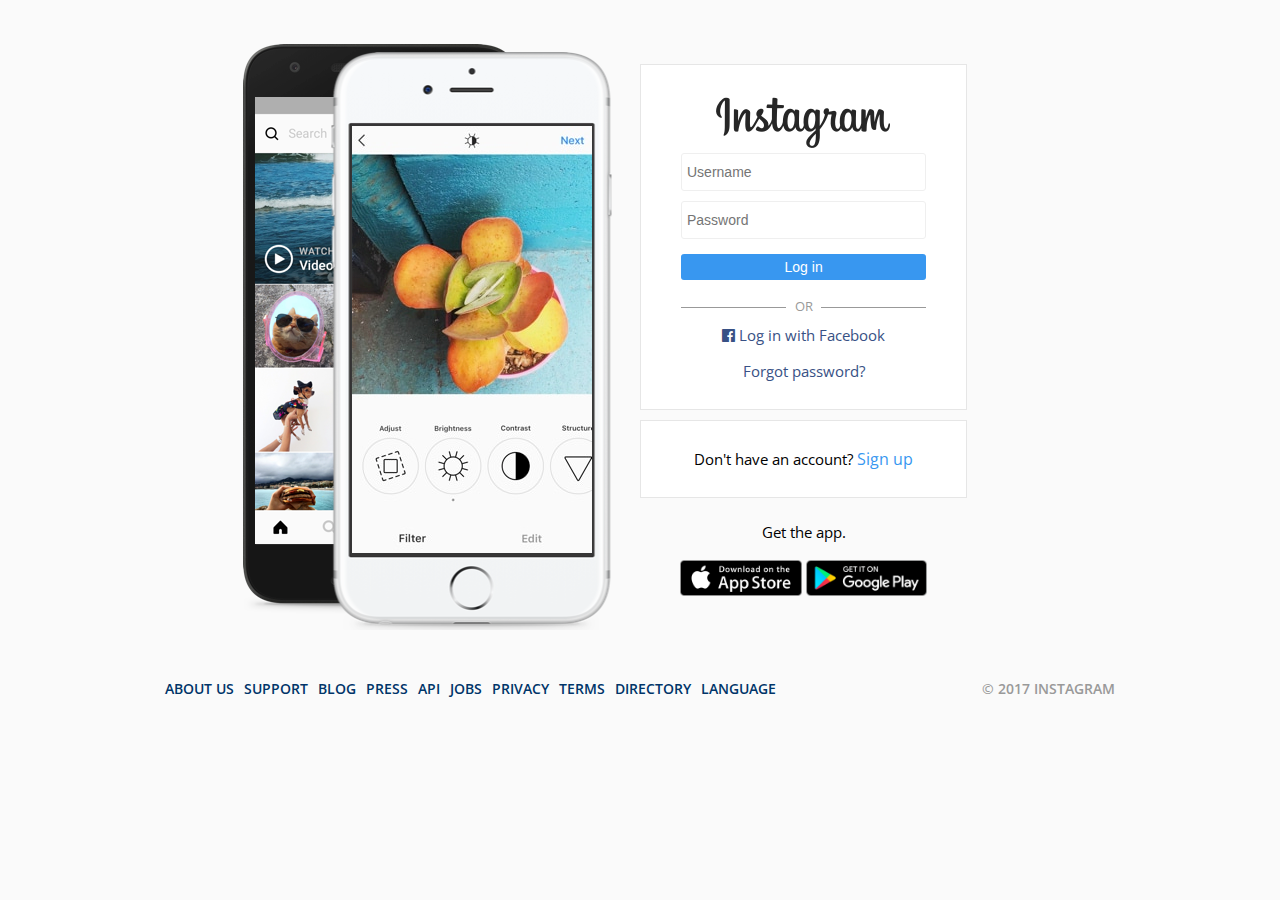
<file: index.html>
<!DOCTYPE html>
<html lang="en">

<head>
  <meta charset="utf-8" />
  <meta name="viewport" content="width=device-width , initial-scale=1.0, user-scalable=no" />
  <title>instagram</title>
  <link rel="stylesheet" href="https://maxcdn.bootstrapcdn.com/font-awesome/4.7.0/css/font-awesome.min.css" />
  <link rel="shortcut icon" href="images/favicon.ico" />
  <link rel="stylesheet" href="css/style.css">
</head>

<body class="body__index">
  <main class="login">
    <div class="login__column--left">
      <img src="images/phoneImage.png" class="login__thumb--phone-image" />
    </div>
    <div class="login__column--right login__loging">
      <div class="login__box">
        <img src="images/logoLogin.png" class="login__logo" />
        <form action="feed.html" method="get">
          <input type="email" name="user" placeholder="Username" required />
          <input type="password" name="pass" placeholder="Password" required />
          <input type="submit" value="Log in" />
        </form>
        <span class="login__divider">OR</span>
        <a href="#" class="login__fb--link">
          <i class="fa fa-facebook-official" aria-hidden="true"></i>
          Log in with Facebook
        </a>
        <a href="#" class="login__link login__link--ask">Forgot password?</a>
      </div>
      <div class="login__box">
        <span class="login__text">Don't have an account?</span>
        <a href="#" class="login__link login__Link--blue">Sign up</a>
      </div>
      <div class="login__box login__box--transparent">
        <span class="login__text">Get the app.</span>
        <div class="login__appstores">
          <img src="images/ios.png" class="login__appstore" />
          <img src="images/android.png" class="login__appstore" />
        </div>
      </div>
    </div>
  </main>
  <footer class="footer">
    <nav class="footer__nav">
      <ul class="footer__list">
        <li class="footer__list--item"><a href="#" class="footer__link">ABOUT US</a></li>
        <li class="footer__list--item"><a href="#" class="footer__link">SUPPORT</a></li>
        <li class="footer__list--item"><a href="#" class="footer__link">BLOG</a></li>
        <li class="footer__list--item"><a href="#" class="footer__link">PRESS</a></li>
        <li class="footer__list--item"><a href="#" class="footer__link">API</a></li>
        <li class="footer__list--item"><a href="#" class="footer__link">JOBS</a></li>
        <li class="footer__list--item"><a href="#" class="footer__link">PRIVACY</a></li>
        <li class="footer__list--item"><a href="#" class="footer__link">TERMS</a></li>
        <li class="footer__list--item"><a href="#" class="footer__link">DIRECTORY</a></li>
        <li class="footer__list--item"><a href="#" class="footer__link">LANGUAGE</a></li>
      </ul>
    </nav>
    <span class="footer__copy">© 2017 INSTAGRAM</span>
  </footer>
  <script src="http://code.jquery.com/jquery-3.2.1.min.js" integrity="sha256-hwg4gsxgFZhOsEEamdOYGBf13FyQuiTwlAQgxVSNgt4=" crossorigin="anonymous"></script>
  <script src="js/app.js"></script>
</body>

</html>
</file>
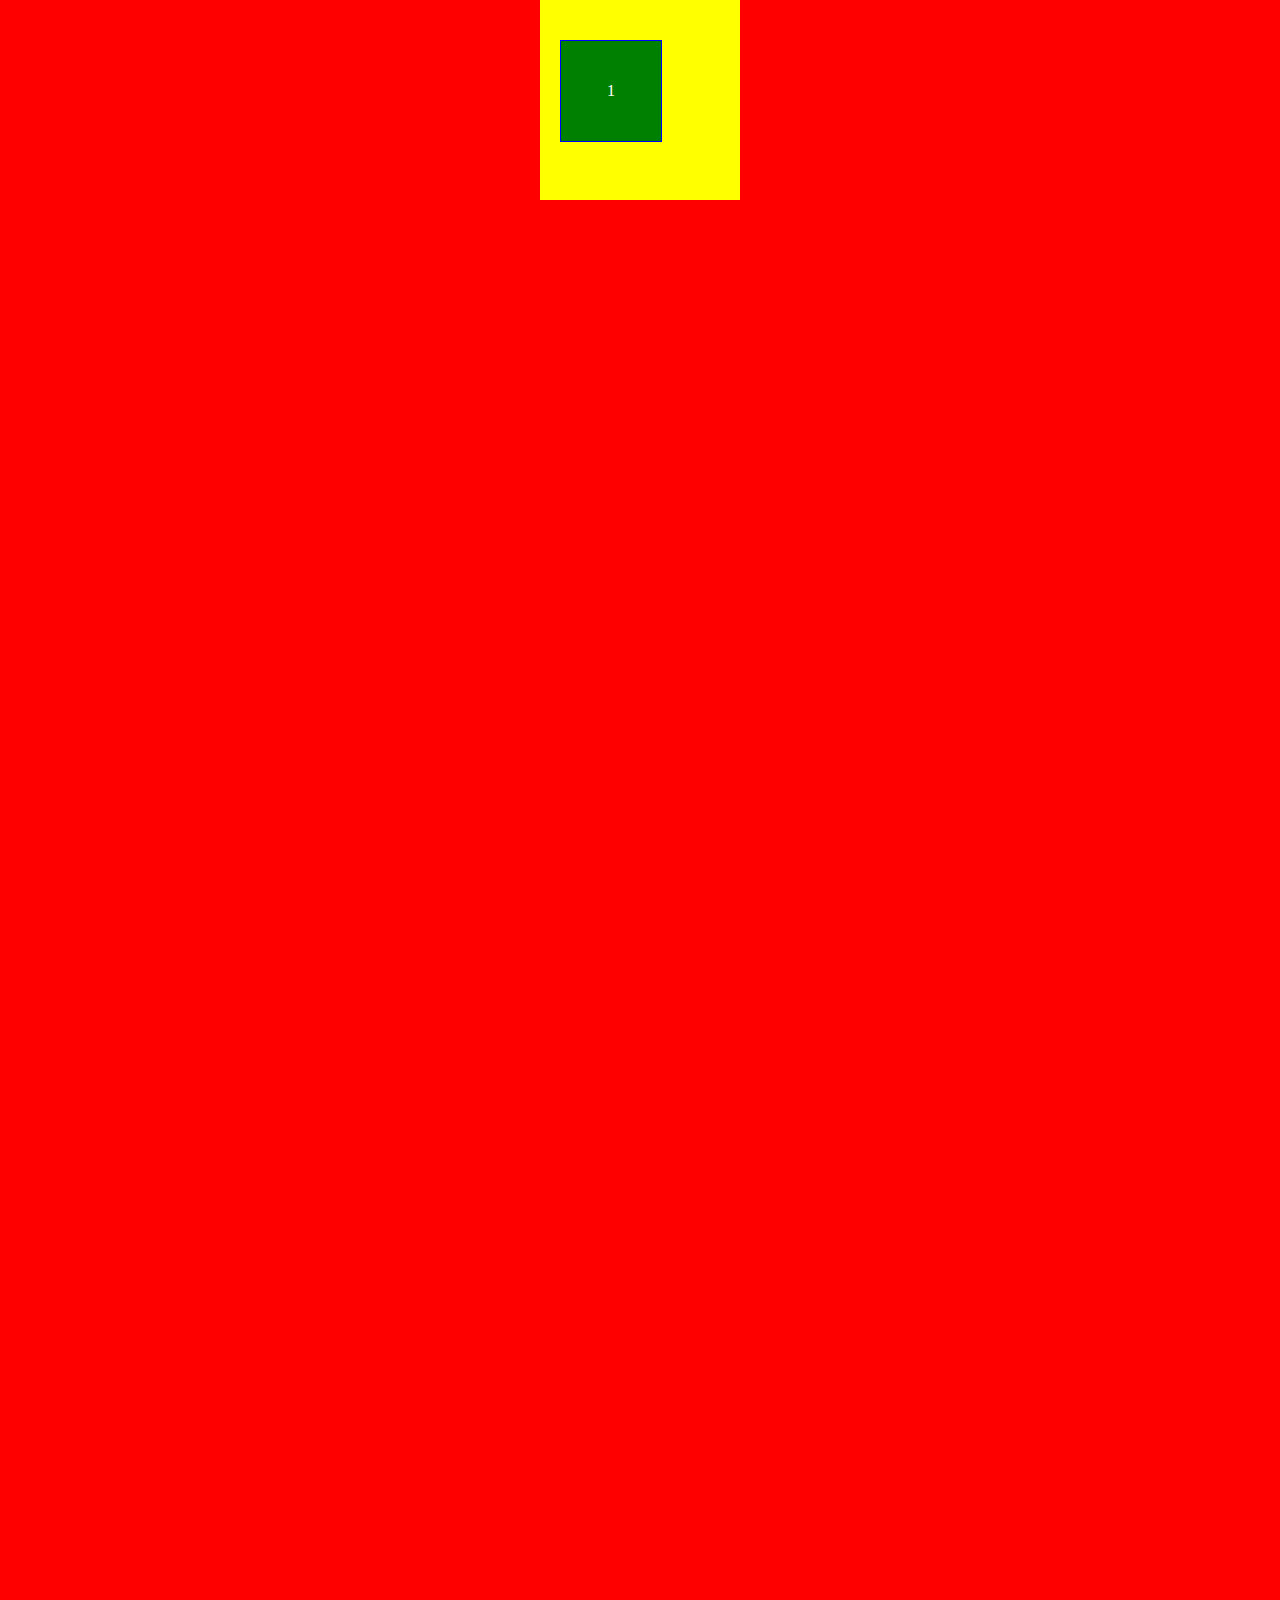
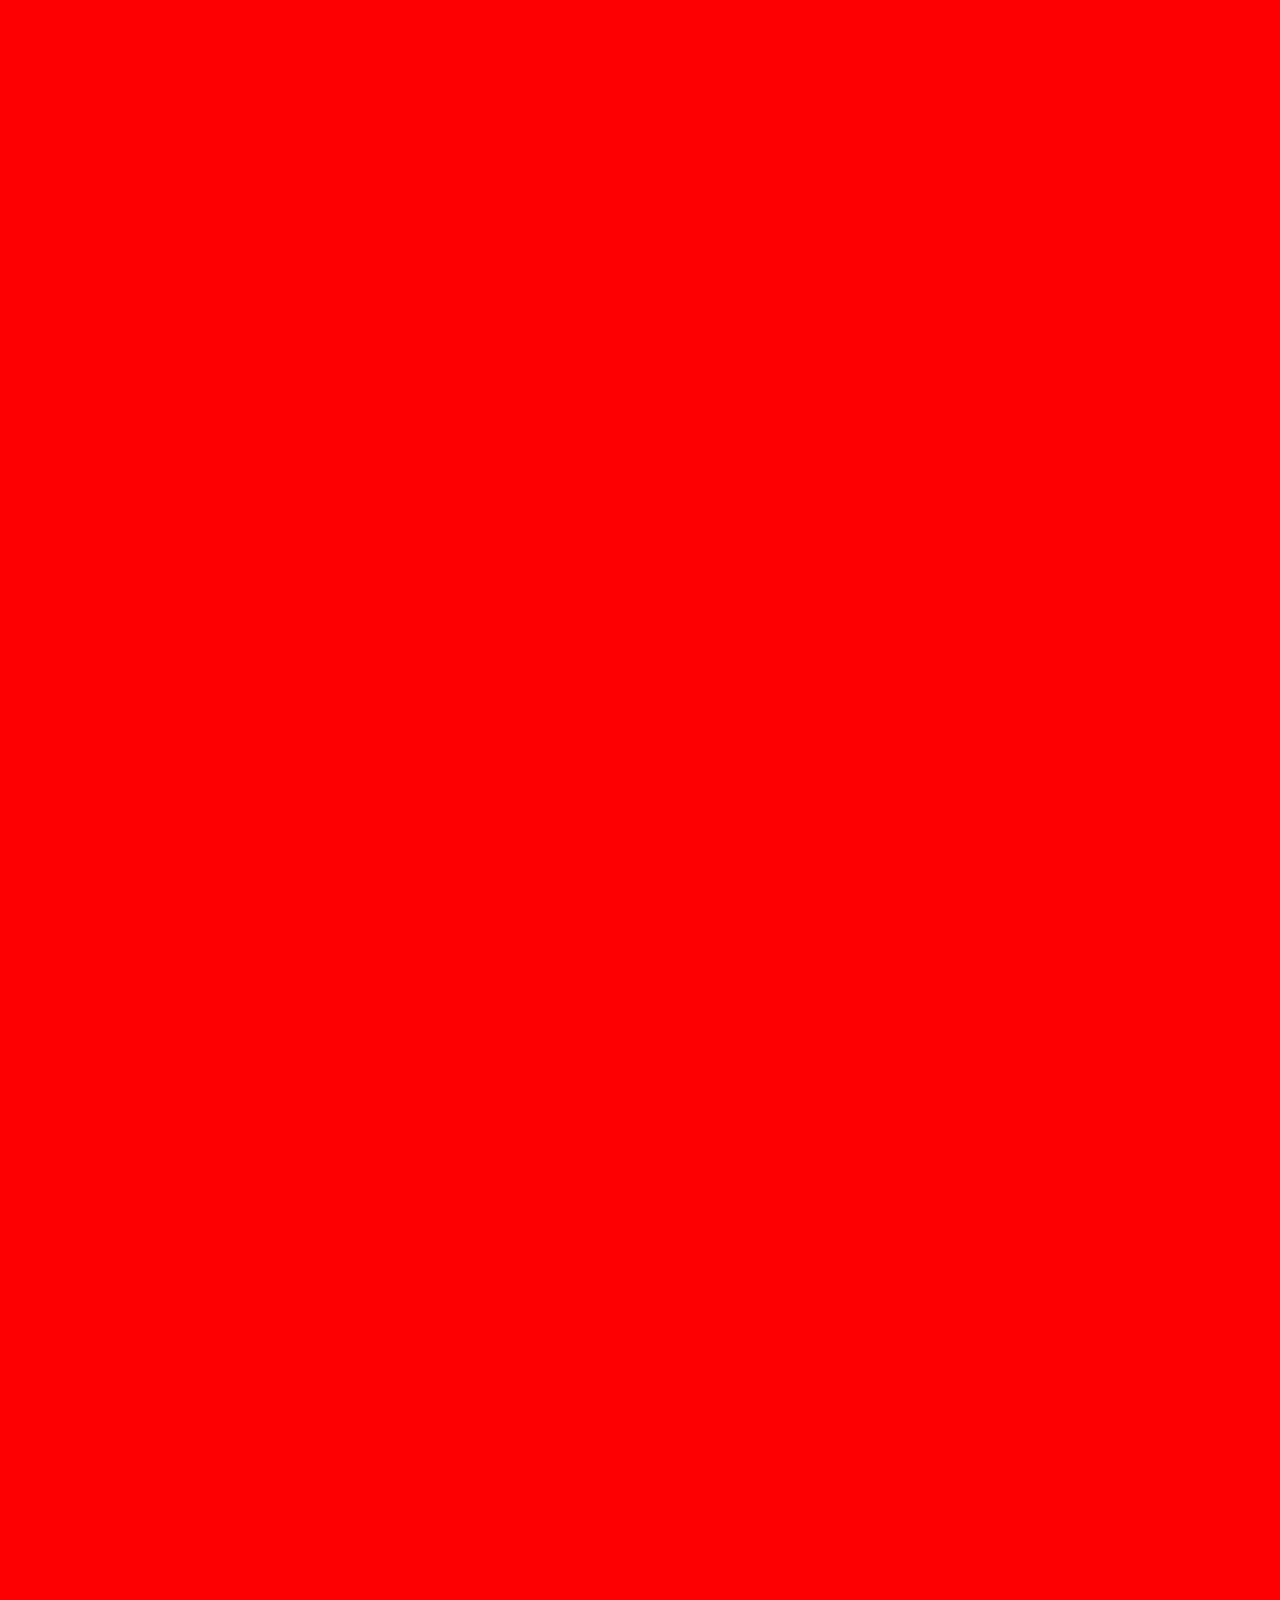
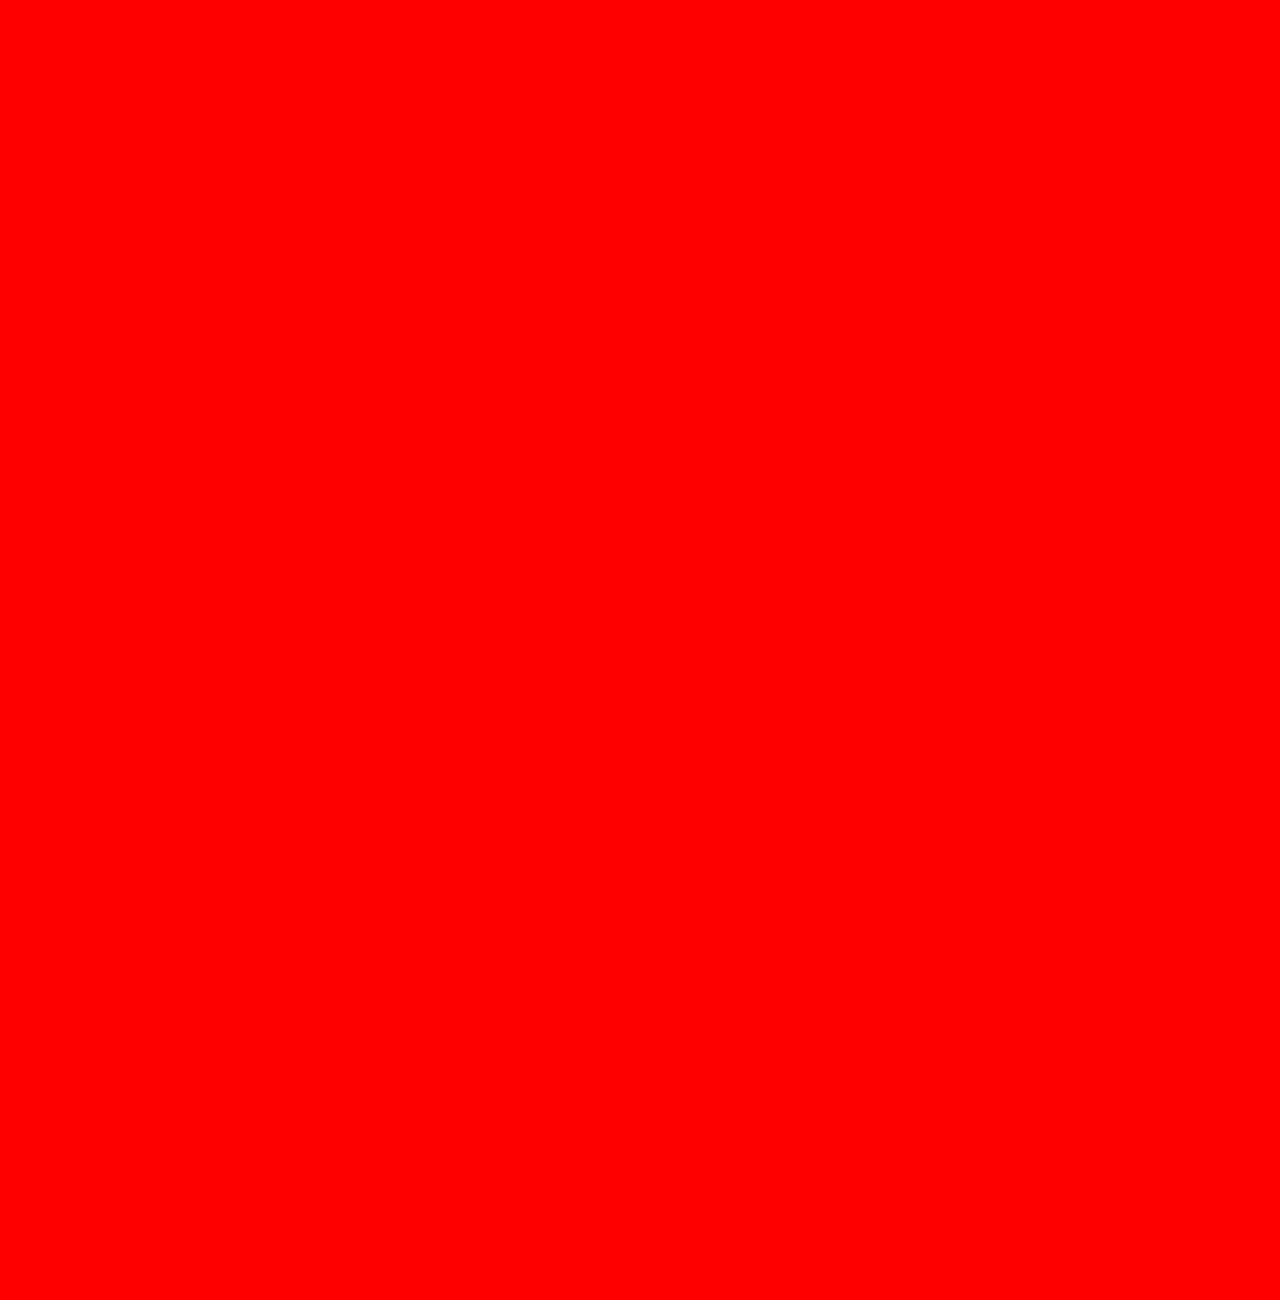
<file: css-example.html>
<!DOCTYPE html>
<html lang="en">

<head>
  <meta charset="UTF-8">
  <meta name="viewport" content="width=device-width, initial-scale=1.0">
  <meta http-equiv="X-UA-Compatible" content="ie=edge">
  <title>CSS Practice</title>
  <style>
    html,
    body {
      margin: 0;
      padding: 0;
    }

    html {
      height: 100%;
    }

    body {
      background-color: red;
      height: 500%;
      display: flex;
      justify-content: space-around;
      align-items: flex-start;
      flex-wrap: wrap;
    }

    .box {
      background-color: yellow;
      color: white;
      width: 200px;
      height: 200px;
      margin-bottom: 20px;
      box-sizing: border-box;
      display: flex;
      justify-content: center;
      align-items: center;
      position: relative;
    }

    .child {
      background-color: green;
      width: 100px;
      height: 100px;
      border: 1px solid blue;
      display: flex;
      justify-content: center;
      align-items: center;
      position: absolute;
      left: 20px;
      top: 40px;
    }
  </style>
</head>

<body>
  <div class="box">
    <div class="child">1</div>
  </div>
</body>

</html>
</file>
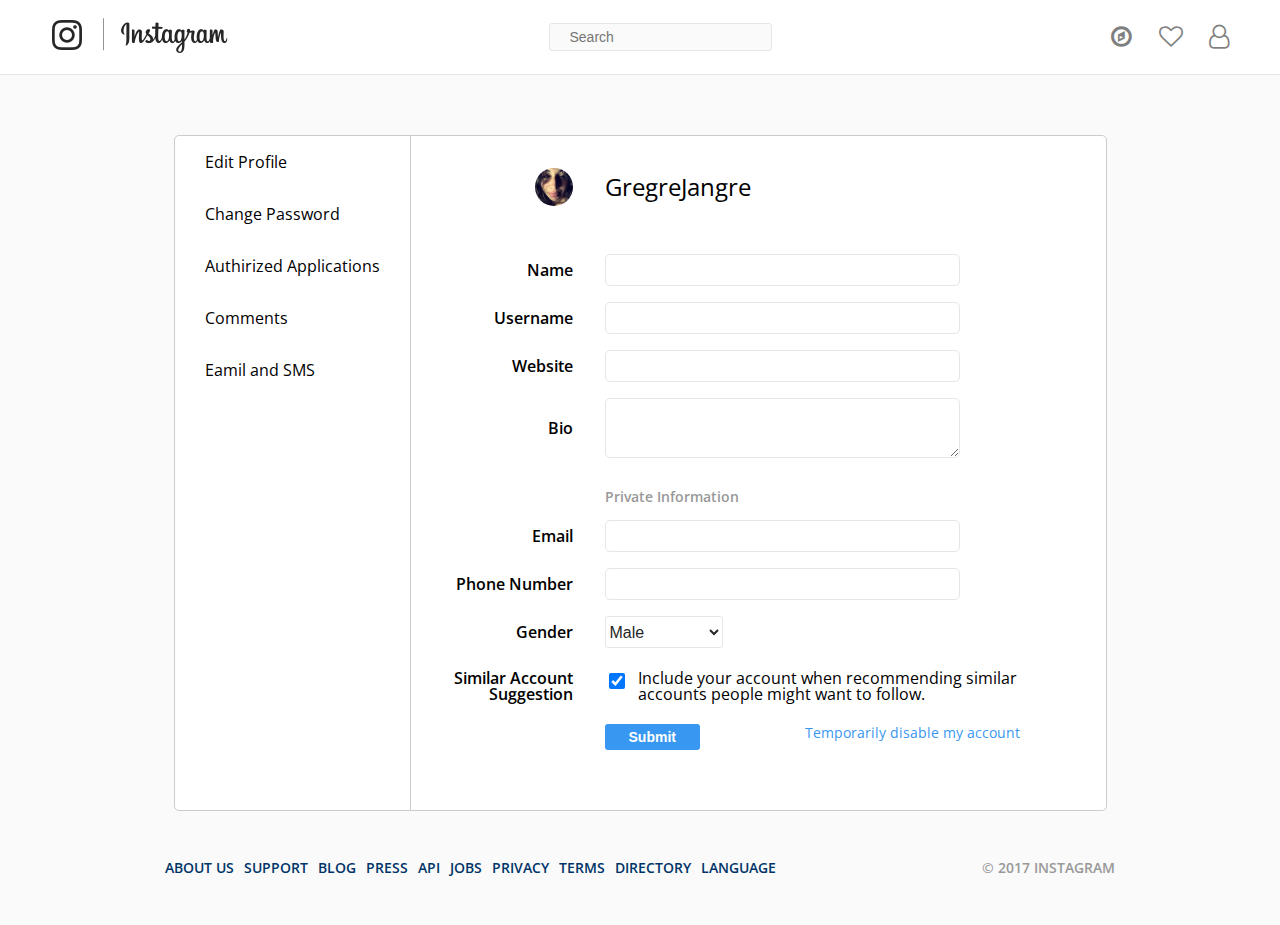
<file: edit-profile.html>
<!DOCTYPE html>
<html lang="en">

<head>
  <meta charset="utf-8" />
  <meta name="viewport" content="width=device-width , initial-scale=1.0, user-scalable=no" />
  <title>Edit profile | instaclone</title>
  <link rel="stylesheet" href="https://maxcdn.bootstrapcdn.com/font-awesome/4.7.0/css/font-awesome.min.css" />
  <link rel="shortcut icon" href="images/favicon.ico" />
  <link rel="stylesheet" href="css/style.css">
</head>

<body>
  <nav class="navigation">
    <a href="feed.html">
            <img src="images/logo.png" class="navigation__logo" />
        </a>
    <input type="text" placeholder="Search" class="navigation__input">
    <div class="navigation__icons">
      <a href="explore.html" class="navigation__link">
                <i class="fa fa-compass"></i>
            </a>
      <a href="#" class="navigation__link">
                <i class="fa fa-heart-o"></i>
            </a>
      <a href="profile.html" class="navigation__link">
                <i class="fa fa-user-o"></i>
            </a>
    </div>
  </nav>
  <main class="edit-profile">
    <div class="edit-profile__menu">
      <ul class="edit-profile__lists">
        <li>
          <a class="edit-profile__list" href="#">Edit Profile</a>
        </li>
        <li>
          <a class="edit-profile__list" href="#">Change Password</a>
        </li>
        <li>
          <a class="edit-profile__list" href="#">Authirized Applications</a>
        </li>
        <li>
          <a class="edit-profile__list" href="#">Comments</a>
        </li>
        <li>
          <a class="edit-profile__list" href="#">Eamil and SMS</a>
        </li>
      </ul>
    </div>
    <div class="edit-profile__right">
      <div class="edit-profile__header">
        <img src="images/avatar.jpg" class="edit-profile__thumb" />
        <h1 class="edit-profile__username">GregreJangre</h1>
      </div>
      <form class="edit-profile__contents" action="#" method="get">
        <div class="edit-profile__content">
          <aside class="content__label">
            <label for="pepName">Name</label>
          </aside>
          <div class="content__inputs"><input type="text" class="content__input"></div>
        </div>
        <div class="edit-profile__content">
          <aside class="content__label">
            <label for="pepUsername">Username</label>
          </aside>
          <div class="content__inputs"><input type="text" class="content__input"></div>
        </div>
        <div class="edit-profile__content">
          <aside class="content__label">
            <label for="pepWebsite">Website</label>
          </aside>
          <div class="content__inputs"><input type="text" class="content__input"></div>
        </div>
        <div class="edit-profile__content">
          <aside class="content__label">
            <label for="pepBio">Bio</label>
          </aside>
          <div class="content__inputs"><textarea class="content__input"></textarea></div>
        </div>
        <div class="edit-profile__content">
          <aside class="content__label">
            <label for=""></label>
          </aside>
          <div class="content__inputs content__inputs--private">
            <h2 class="content__private">Private Information</h2>
          </div>
        </div>
        <div class="edit-profile__content">
          <aside class="content__label">
            <label for="pepEmail">Email</label>
          </aside>
          <div class="content__inputs"><input type="text" class="content__input"></div>
        </div>
        <div class="edit-profile__content">
          <aside class="content__label">
            <label for="pepPhone Number">Phone Number</label>
          </aside>
          <div class="content__inputs"><input type="text" class="content__input"></div>
        </div>
        <div class="edit-profile__content">
          <aside class="content__label">
            <label for="pepGender">Gender</label>
          </aside>
          <div class="content__inputs">
            <select class="choose__gender" name="gender">
              <option value="male" selected>Male</option>
              <option value="female">Female</option>
              <option value="none">Not Specified</option>
            </select>
          </div>
        </div>
        <div class="edit-profile__content">
          <aside class="content__label">
            <label>Similar Account Suggestion</label>
          </aside>
          <div class="content__inputs">
            <div class="checkbox">
              <input class="click" type="checkbox" id="similar" name="subscribe" value="similar_accounts" checked/>
            </div>
            <label class="content__suggestion" for="pepSuggestion">Include your account when recommending similar accounts people might want to follow.</label>
          </div>
        </div>
        <div class="edit-profile__content">
          <aside class="content__label">
          </aside>
          <div class="content__inputs">
            <button class="submit ">Submit</button>
            <label><a class="pause__account" href="#">Temporarily disable my account</a></label>
          </div>
        </div>
      </form>
  </main>
  <footer class="footer footer__edit">
    <nav class="footer__nav">
      <ul class="footer__list">
        <li class="footer__list--item"><a href="#" class="footer__link">ABOUT US</a></li>
        <li class="footer__list--item"><a href="#" class="footer__link">SUPPORT</a></li>
        <li class="footer__list--item"><a href="#" class="footer__link">BLOG</a></li>
        <li class="footer__list--item"><a href="#" class="footer__link">PRESS</a></li>
        <li class="footer__list--item"><a href="#" class="footer__link">API</a></li>
        <li class="footer__list--item"><a href="#" class="footer__link">JOBS</a></li>
        <li class="footer__list--item"><a href="#" class="footer__link">PRIVACY</a></li>
        <li class="footer__list--item"><a href="#" class="footer__link">TERMS</a></li>
        <li class="footer__list--item"><a href="#" class="footer__link">DIRECTORY</a></li>
        <li class="footer__list--item"><a href="#" class="footer__link">LANGUAGE</a></li>
      </ul>
    </nav>
    <span class="footer__copy">© 2017 INSTAGRAM</span>
  </footer>
  <script src="http://code.jquery.com/jquery-3.2.1.min.js" integrity="sha256-hwg4gsxgFZhOsEEamdOYGBf13FyQuiTwlAQgxVSNgt4=" crossorigin="anonymous"></script>
  <script src="js/app.js"></script>
</body>

</html>
</file>
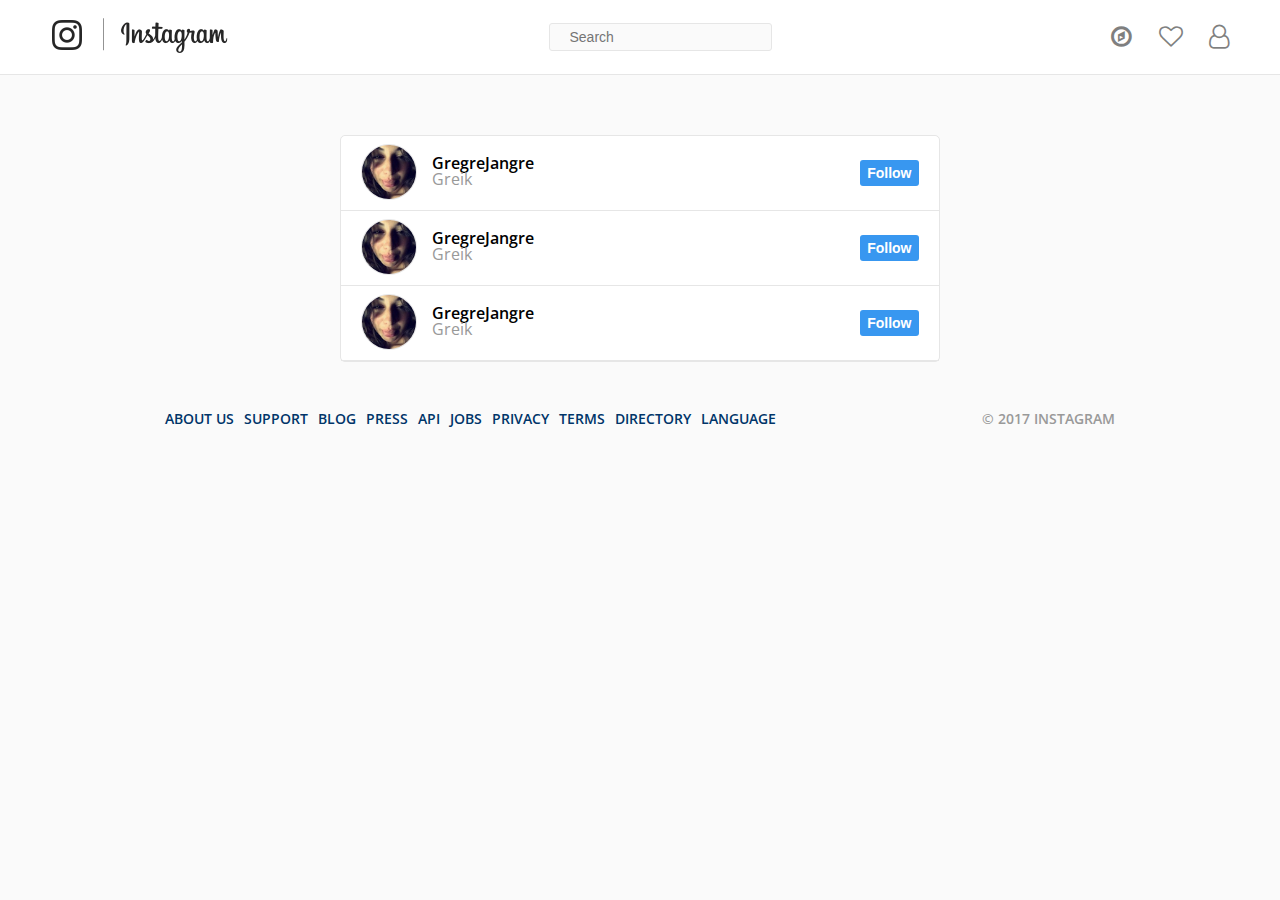
<file: explore.html>
<!DOCTYPE html>
<html lang="en">

<head>
  <meta charset="utf-8" />
  <meta name="viewport" content="width=device-width , initial-scale=1.0, user-scalable=no" />
  <title>explore | Instaclone</title>
  <link rel="stylesheet" href="https://maxcdn.bootstrapcdn.com/font-awesome/4.7.0/css/font-awesome.min.css" />
  <link rel="shortcut icon" href="images/favicon.ico" />
  <link rel="stylesheet" href="css/style.css">
</head>

<body>
  <nav class="navigation">
    <a href="feed.html">
      <img src="images/logo.png" class="navigation__logo" />
    </a>
    <input type="text" placeholder="Search" class="navigation__input">
    <div class="navigation__icons">
      <a href="explore.html" class="navigation__link">
        <i class="fa fa-compass"></i>
      </a>
      <a href="#" class="navigation__link">
        <i class="fa fa-heart-o"></i>
      </a>
      <a href="profile.html" class="navigation__link">
        <i class="fa fa-user-o"></i>
      </a>
    </div>
  </nav>
  <main class="explore">
    <ul class="users__list">
      <li class="users__user">
        <div class="explore__user">
          <a href="profile.html">
            <img src="images/avatar.jpg" />
          </a>
          <div class="user__name">
            <span class="user__username">GregreJangre</span>
            <span class="user__fullname">Greik</span>
          </div>
        </div>
        <a href="#"><button class="user__button">Follow</button></a>
      </li>
      <li class="users__user">
        <div class="explore__user">
          <a href="profile.html">
            <img src="images/avatar.jpg" />
          </a>
          <div class="user__name">
            <span class="user__username">GregreJangre</span>
            <span class="user__fullname">Greik</span>
          </div>
        </div>
        <a href="#"><button class="user__button">Follow</button></a>
      </li>
      <li class="users__user">
        <div class="explore__user">
          <a href="profile.html">
            <img src="images/avatar.jpg" />
          </a>
          <div class="user__name">
            <span class="user__username">GregreJangre</span>
            <span class="user__fullname">Greik</span>
          </div>
        </div>
        <a href="#"><button class="user__button">Follow</button></a>
      </li>
    </ul>
  </main>
  <footer class="footer explore__footer">
    <nav class="footer__nav">
      <ul class="footer__list">
        <li class="footer__list--item"><a href="#" class="footer__link">ABOUT US</a></li>
        <li class="footer__list--item"><a href="#" class="footer__link">SUPPORT</a></li>
        <li class="footer__list--item"><a href="#" class="footer__link">BLOG</a></li>
        <li class="footer__list--item"><a href="#" class="footer__link">PRESS</a></li>
        <li class="footer__list--item"><a href="#" class="footer__link">API</a></li>
        <li class="footer__list--item"><a href="#" class="footer__link">JOBS</a></li>
        <li class="footer__list--item"><a href="#" class="footer__link">PRIVACY</a></li>
        <li class="footer__list--item"><a href="#" class="footer__link">TERMS</a></li>
        <li class="footer__list--item"><a href="#" class="footer__link">DIRECTORY</a></li>
        <li class="footer__list--item"><a href="#" class="footer__link">LANGUAGE</a></li>
      </ul>
    </nav>
    <span class="footer__copy">© 2017 INSTAGRAM</span>
  </footer>
  <script src="http://code.jquery.com/jquery-3.2.1.min.js" integrity="sha256-hwg4gsxgFZhOsEEamdOYGBf13FyQuiTwlAQgxVSNgt4=" crossorigin="anonymous"></script>
  <script src="js/app.js"></script>
</body>

</html>
</file>
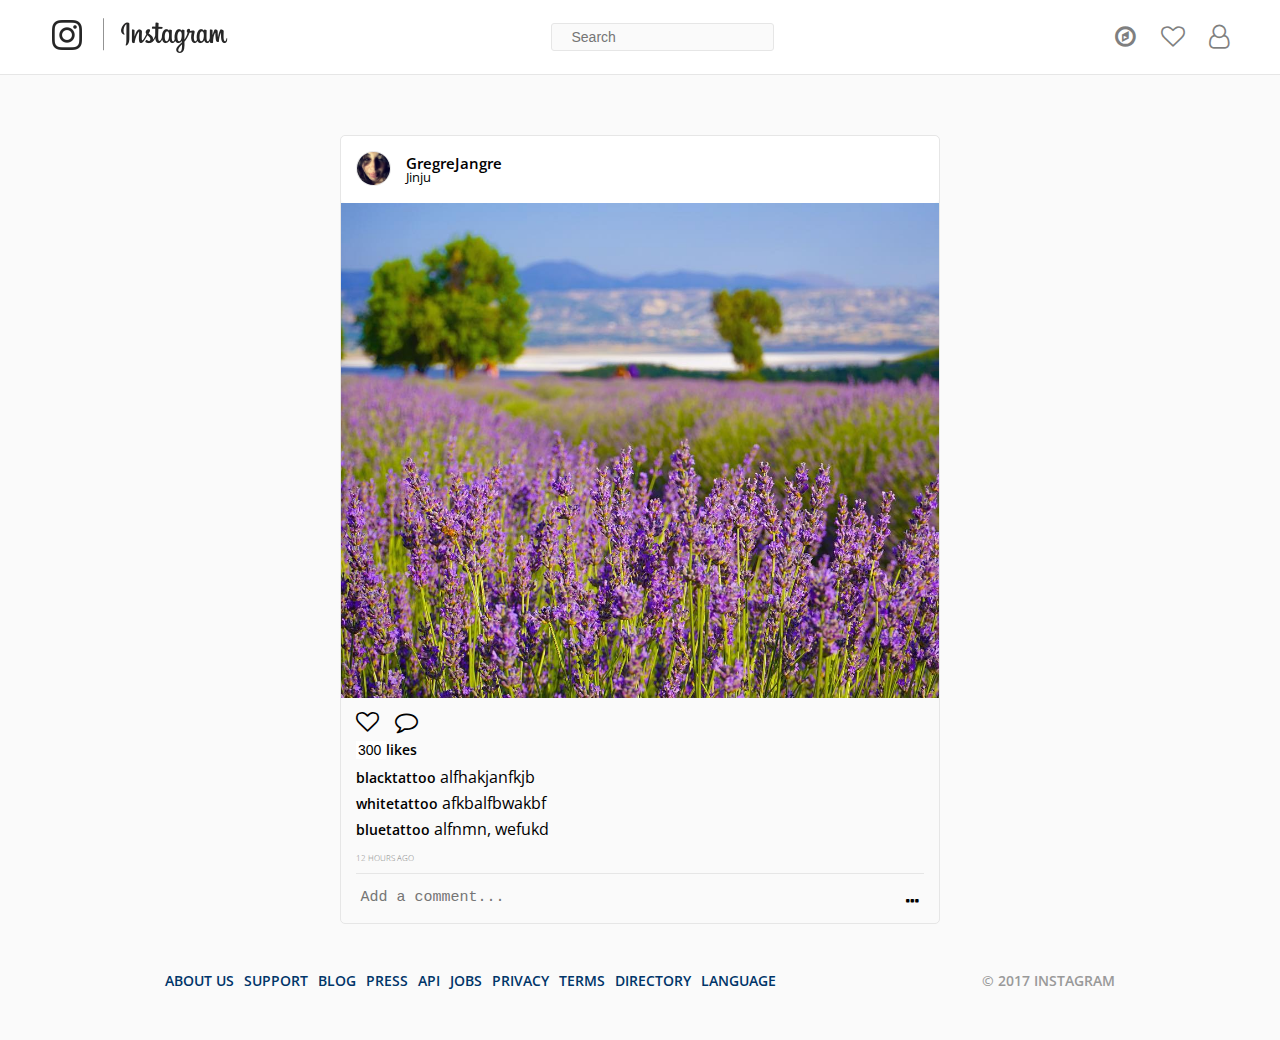
<file: feed.html>
<!DOCTYPE html>
<html lang="en">

<head>
  <meta charset="utf-8" />
  <meta name="viewport" content="width=device-width , initial-scale=1.0, user-scalable=no" />
  <title>feed||Instagram</title>
  <link rel="stylesheet" href="https://maxcdn.bootstrapcdn.com/font-awesome/4.7.0/css/font-awesome.min.css" />
  <link rel="shortcut icon" href="images/favicon.ico" />
  <link rel="stylesheet" href="css/style.css">
</head>

<body>
  <nav class="navigation">
    <a href="feed.html"><img src="images/logo.png" class="navigation__logo" /></a>
    <input type="text" placeholder="Search" class="navigation__input">
    <div class="navigation__icons">
      <a href="explore.html" class="navigation__link"><i class="fa fa-compass"></i></a>
      <a href="#" class="navigation__link"><i class="fa fa-heart-o"></i></a>
      <a href="profile.html" class="navigation__link"><i class="fa fa-user-o"></i></a>
    </div>
  </nav>
  <main class="feed">
    <header class="photo__header">
      <div class="photo__thumb">
        <img src="images/avatar.jpg">
      </div>
      <div class="photo__user">
        <a href="profile.html">GregreJangre</a>
        <span class="user__location">Jinju</span>
      </div>
    </header>
    <div class="photo__image">
      <div class="photo__main">
        <img src="images/feedPhoto.jpg" />
      </div>
      <div class="photo__comments">
        <div class="photo__comments--icon">
          <i class="fa fa-heart-o heart--move" aria-hidden="true"></i>
          <i class="fa fa-comment-o" aria-hidden="true"></i>
        </div>
        <div class="comments__content">
          <span class="photo__likes">
            <input type="text" value="300" class="num" />likes
          </span>
          <ul class="photo__comments--list">
            <li class="photo__comment">
              <span class="photo__comment--author">blacktattoo</span> alfhakjanfkjb
            </li>
            <li class="photo__comment">
              <span class="photo__comment--author">whitetattoo</span> afkbalfbwakbf
            </li>
            <li class="photo__comment">
              <span class="photo__comment--author">bluetattoo</span> alfnmn, wefukd
            </li>
          </ul>
          <span class="photo__date">12 HOURS AGO</span>
        </div>
      </div>
      <div class="photo__comment--input">
        <textarea placeholder="Add a comment..."></textarea>
        <i class="fa fa-ellipsis-h" aria-hidden="true"></i>
      </div>
    </div>
  </main>
  <footer class="footer">
    <nav class="footer__nav">
      <ul class="footer__list">
        <li class="footer__list--item"><a href="#" class="footer__link">ABOUT US</a></li>
        <li class="footer__list--item"><a href="#" class="footer__link">SUPPORT</a></li>
        <li class="footer__list--item"><a href="#" class="footer__link">BLOG</a></li>
        <li class="footer__list--item"><a href="#" class="footer__link">PRESS</a></li>
        <li class="footer__list--item"><a href="#" class="footer__link">API</a></li>
        <li class="footer__list--item"><a href="#" class="footer__link">JOBS</a></li>
        <li class="footer__list--item"><a href="#" class="footer__link">PRIVACY</a></li>
        <li class="footer__list--item"><a href="#" class="footer__link">TERMS</a></li>
        <li class="footer__list--item"><a href="#" class="footer__link">DIRECTORY</a></li>
        <li class="footer__list--item"><a href="#" class="footer__link">LANGUAGE</a></li>
      </ul>
    </nav>
    <span class="footer__copy">© 2017 INSTAGRAM</span>
  </footer>
  <div class="overlay">
    <i class="fa fa-times fa-2x"></i>
    <div class="overlay__menu">
      <a href="#" class="overlay__link">Report inappropriate</a>
      <a href="#" class="overlay__link">Embed</a>
      <a href="#" class="overlay__link overlay__link--cancel">Cancel</a>
    </div>
  </div>
  <script src="http://code.jquery.com/jquery-3.2.1.min.js" integrity="sha256-hwg4gsxgFZhOsEEamdOYGBf13FyQuiTwlAQgxVSNgt4=" crossorigin="anonymous"></script>
  <script src="js/app.js"></script>
</body>

</html>
</file>
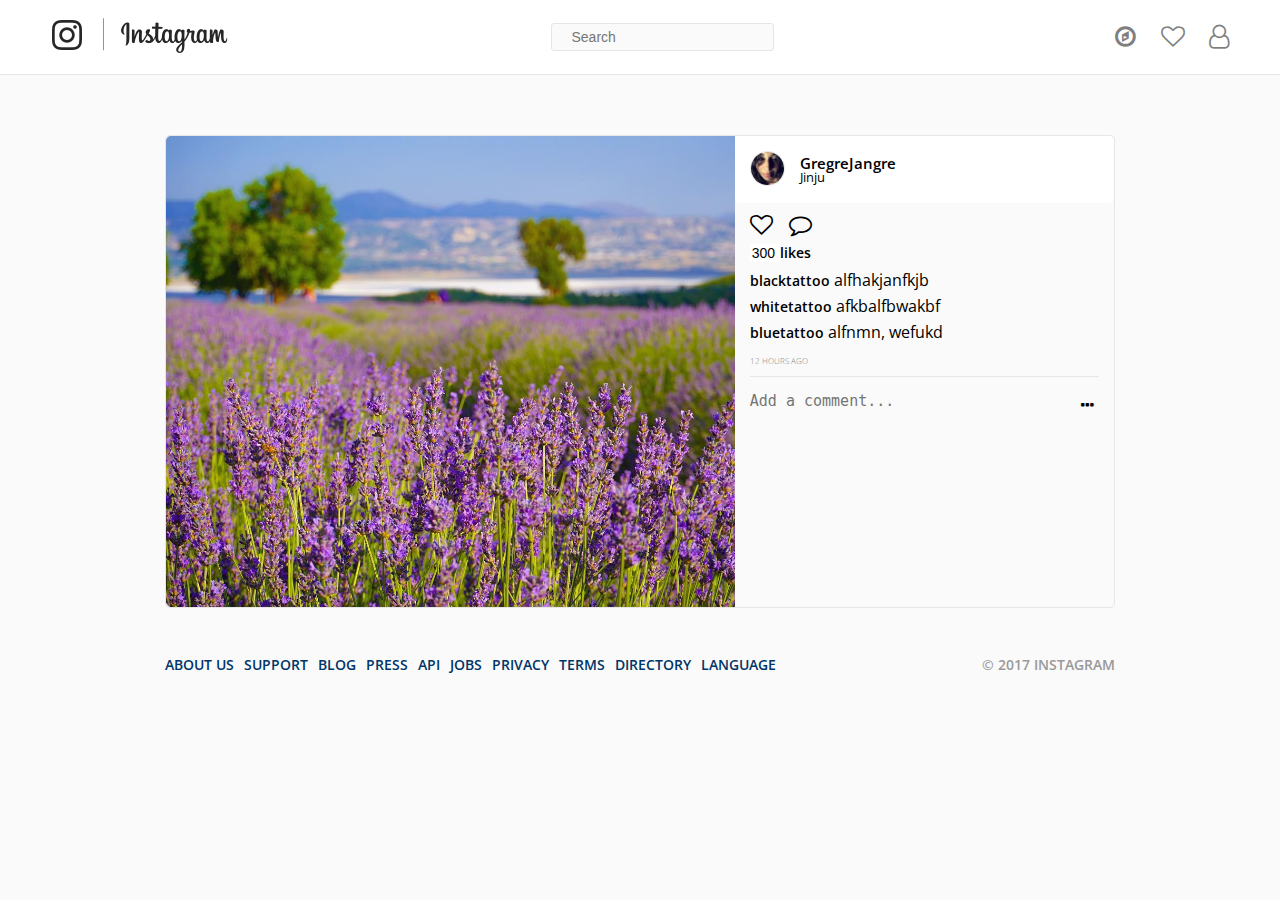
<file: image-detail.html>
<!DOCTYPE html>
<html lang="en">

<head>
  <meta charset="utf-8" />
  <meta name="viewport" content="width=device-width , initial-scale=1.0, user-scalable=no" />
  <title>feed||Instagram</title>
  <link rel="stylesheet" href="https://maxcdn.bootstrapcdn.com/font-awesome/4.7.0/css/font-awesome.min.css" />
  <link rel="shortcut icon" href="images/favicon.ico" />
  <link rel="stylesheet" href="css/style.css">
</head>

<body>
  <nav class="navigation">
    <a href="feed.html"><img src="images/logo.png" class="navigation__logo" /></a>
    <input type="text" placeholder="Search" class="navigation__input">
    <div class="navigation__icons">
      <a href="explore.html" class="navigation__link"><i class="fa fa-compass"></i></a>
      <a href="#" class="navigation__link"><i class="fa fa-heart-o"></i></a>
      <a href="profile.html" class="navigation__link"><i class="fa fa-user-o"></i></a>
    </div>
  </nav>
  <main class="photo--detail">
    <img src="images/feedPhoto.jpg" class="photo__main" />
    <div class="photo__content">
      <header class="photo__header">
        <div class="photo__thumb">
          <img src="images/avatar.jpg">
        </div>
        <div class="photo__user">
          <a href="profile.html">GregreJangre</a>
          <span class="user__location">Jinju</span>
        </div>
      </header>
      <div class="photo__image">
        <div class="photo__comments">
          <div class="photo__comments--icon">
            <i class="fa fa-heart-o heart--move" aria-hidden="true"></i>
            <i class="fa fa-comment-o" aria-hidden="true"></i>
          </div>
          <div class="comments__content">
            <span class="photo__likes">
              <input type="text" value="300" class="num" />likes
            </span>
            <ul class="photo__comments--list">
              <li class="photo__comment">
                <span class="photo__comment--author">blacktattoo</span> alfhakjanfkjb
              </li>
              <li class="photo__comment">
                <span class="photo__comment--author">whitetattoo</span> afkbalfbwakbf
              </li>
              <li class="photo__comment">
                <span class="photo__comment--author">bluetattoo</span> alfnmn, wefukd
              </li>
            </ul>
            <span class="photo__date">12 HOURS AGO</span>
          </div>
        </div>
        <div class="photo__comment--input">
          <textarea placeholder="Add a comment..."></textarea>
          <i class="fa fa-ellipsis-h" aria-hidden="true"></i>
        </div>
      </div>
    </div>
  </main>
  <footer class="footer">
    <nav class="footer__nav">
      <ul class="footer__list">
        <li class="footer__list--item"><a href="#" class="footer__link">ABOUT US</a></li>
        <li class="footer__list--item"><a href="#" class="footer__link">SUPPORT</a></li>
        <li class="footer__list--item"><a href="#" class="footer__link">BLOG</a></li>
        <li class="footer__list--item"><a href="#" class="footer__link">PRESS</a></li>
        <li class="footer__list--item"><a href="#" class="footer__link">API</a></li>
        <li class="footer__list--item"><a href="#" class="footer__link">JOBS</a></li>
        <li class="footer__list--item"><a href="#" class="footer__link">PRIVACY</a></li>
        <li class="footer__list--item"><a href="#" class="footer__link">TERMS</a></li>
        <li class="footer__list--item"><a href="#" class="footer__link">DIRECTORY</a></li>
        <li class="footer__list--item"><a href="#" class="footer__link">LANGUAGE</a></li>
      </ul>
    </nav>
    <span class="footer__copy">© 2017 INSTAGRAM</span>
  </footer>
  <div class="overlay">
    <i class="fa fa-times fa-2x"></i>
    <div class="overlay__menu">
      <a href="#" class="overlay__link">Report inappropriate</a>
      <a href="#" class="overlay__link">Embed</a>
      <a href="#" class="overlay__link overlay__link--cancel">Cancel</a>
    </div>
  </div>
  <script src="http://code.jquery.com/jquery-3.2.1.min.js" integrity="sha256-hwg4gsxgFZhOsEEamdOYGBf13FyQuiTwlAQgxVSNgt4=" crossorigin="anonymous"></script>
  <script src="js/app.js"></script>
</body>

</html>
</file>
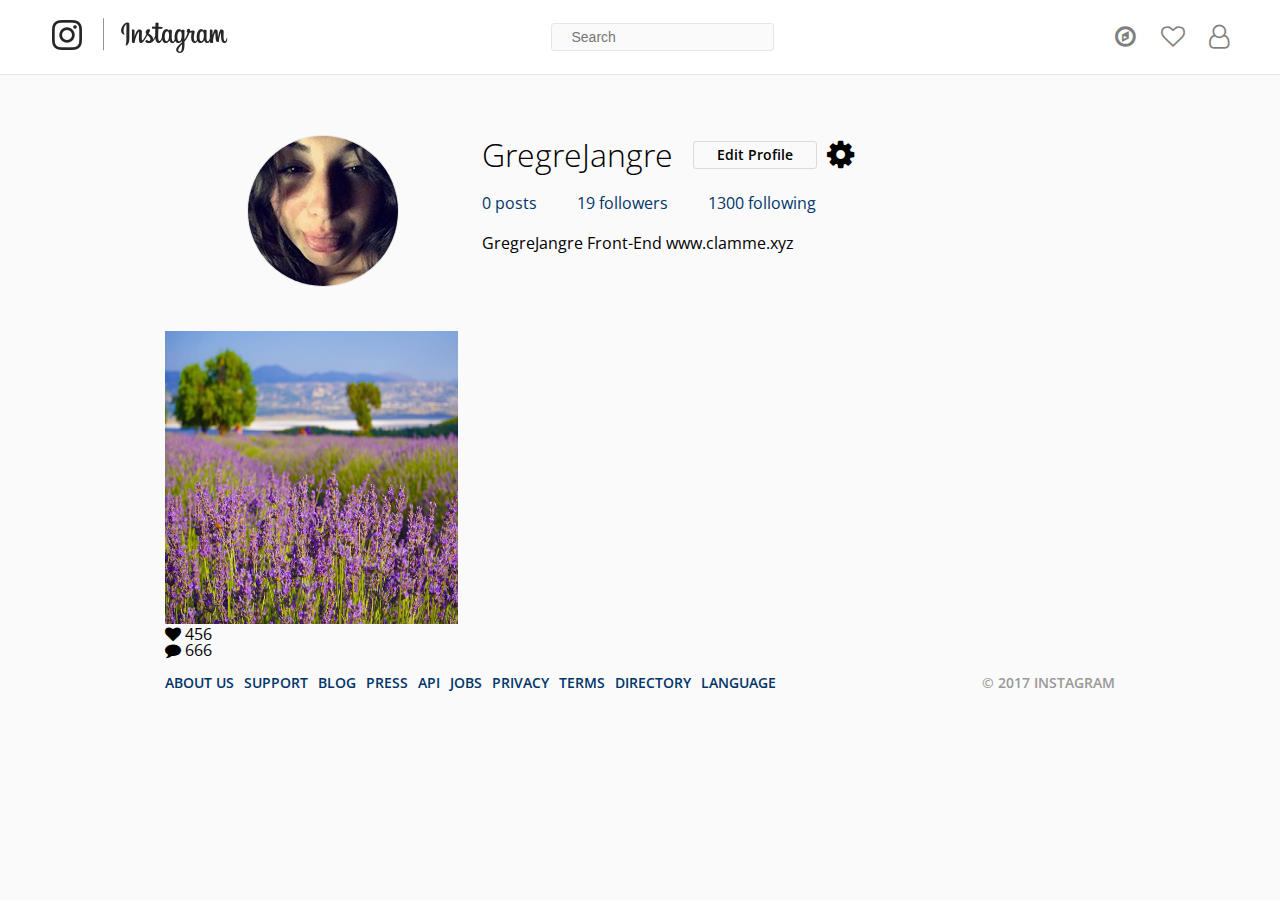
<file: profile.html>
<!DOCTYPE html>
<html lang="en">

<head>
  <meta charset="utf-8" />
  <meta name="viewport" content="width=device-width , initial-scale=1.0, user-scalable=no" />
  <title>Profile | Instaclone</title>
  <link rel="stylesheet" href="https://maxcdn.bootstrapcdn.com/font-awesome/4.7.0/css/font-awesome.min.css" />
  <link rel="shortcut icon" href="images/favicon.ico" />
  <link rel="stylesheet" href="css/style.css">
</head>

<body>
  <nav class="navigation">
    <a href="feed.html"><img src="images/logo.png" class="navigation__logo" /></a>
    <input type="text" placeholder="Search" class="navigation__input">
    <div class="navigation__icons">
      <a href="explore.html" class="navigation__link"><i class="fa fa-compass"></i></a>
      <a href="#" class="navigation__link"><i class="fa fa-heart-o"></i></a>
      <a href="profile.html" class="navigation__link"><i class="fa fa-user-o"></i></a>
    </div>
  </nav>
  <main class="profile">
    <header class="profile__header">
      <div class="profile__thumb">
        <img src="images/avatar.jpg" />
      </div>
      <div class="profile__info">
        <div class="profile__name">
          <h3 class="profile__username">GregreJangre</h3>
          <div class="profile__edit">
            <a href="edit-profile.html">Edit Profile</a>
          </div>
          <i class="fa fa-cog fa-2x" aria-hidden="true"></i>
        </div>
        <ul class="profile__stats">
          <li class="profile__stat"><span class="profile__stat--number">0</span> posts</li>
          <li class="profile__stat"><span class="profile__stat--number">19</span> followers</li>
          <li class="profile__stat"><span class="profile__stat---number">1300</span> following</li>
        </ul>
        <p class="profile__bio">
          <span class="profile__bio--name">GregreJangre</span>
          <span class="profile__bio--intro"></span>Front-End
          <a class="profile__bio--domain" href="#">www.clamme.xyz</a>
        </p>
      </div>
    </header>
    <div class="profile__images">
      <a href="image-detail.html">
        <div class="profile__image--row">
          <div class="profile__image">
            <img src="images/feedPhoto.jpg" />
            <div class="profile__image--overlay">
              <div class="profile__image--number">
                <i class="fa fa-heart"></i>
                <span>456</span>
              </div>
              <div class="profile__image--number">
                <i class="fa fa-comment"></i>
                <span>666</span>
              </div>
            </div>
          </div>
        </div>
      </a>
    </div>
  </main>
  <footer class="footer">
    <nav class="footer__nav">
      <ul class="footer__list">
        <li class="footer__list--item"><a href="#" class="footer__link">ABOUT US</a></li>
        <li class="footer__list--item"><a href="#" class="footer__link">SUPPORT</a></li>
        <li class="footer__list--item"><a href="#" class="footer__link">BLOG</a></li>
        <li class="footer__list--item"><a href="#" class="footer__link">PRESS</a></li>
        <li class="footer__list--item"><a href="#" class="footer__link">API</a></li>
        <li class="footer__list--item"><a href="#" class="footer__link">JOBS</a></li>
        <li class="footer__list--item"><a href="#" class="footer__link">PRIVACY</a></li>
        <li class="footer__list--item"><a href="#" class="footer__link">TERMS</a></li>
        <li class="footer__list--item"><a href="#" class="footer__link">DIRECTORY</a></li>
        <li class="footer__list--item"><a href="#" class="footer__link">LANGUAGE</a></li>
      </ul>
    </nav>
    <span class="footer__copy">© 2017 INSTAGRAM</span>
  </footer>
  <script src="http://code.jquery.com/jquery-3.2.1.min.js" integrity="sha256-hwg4gsxgFZhOsEEamdOYGBf13FyQuiTwlAQgxVSNgt4=" crossorigin="anonymous"></script>
  <script src="js/app.js"></script>
</body>

</html>
</file>
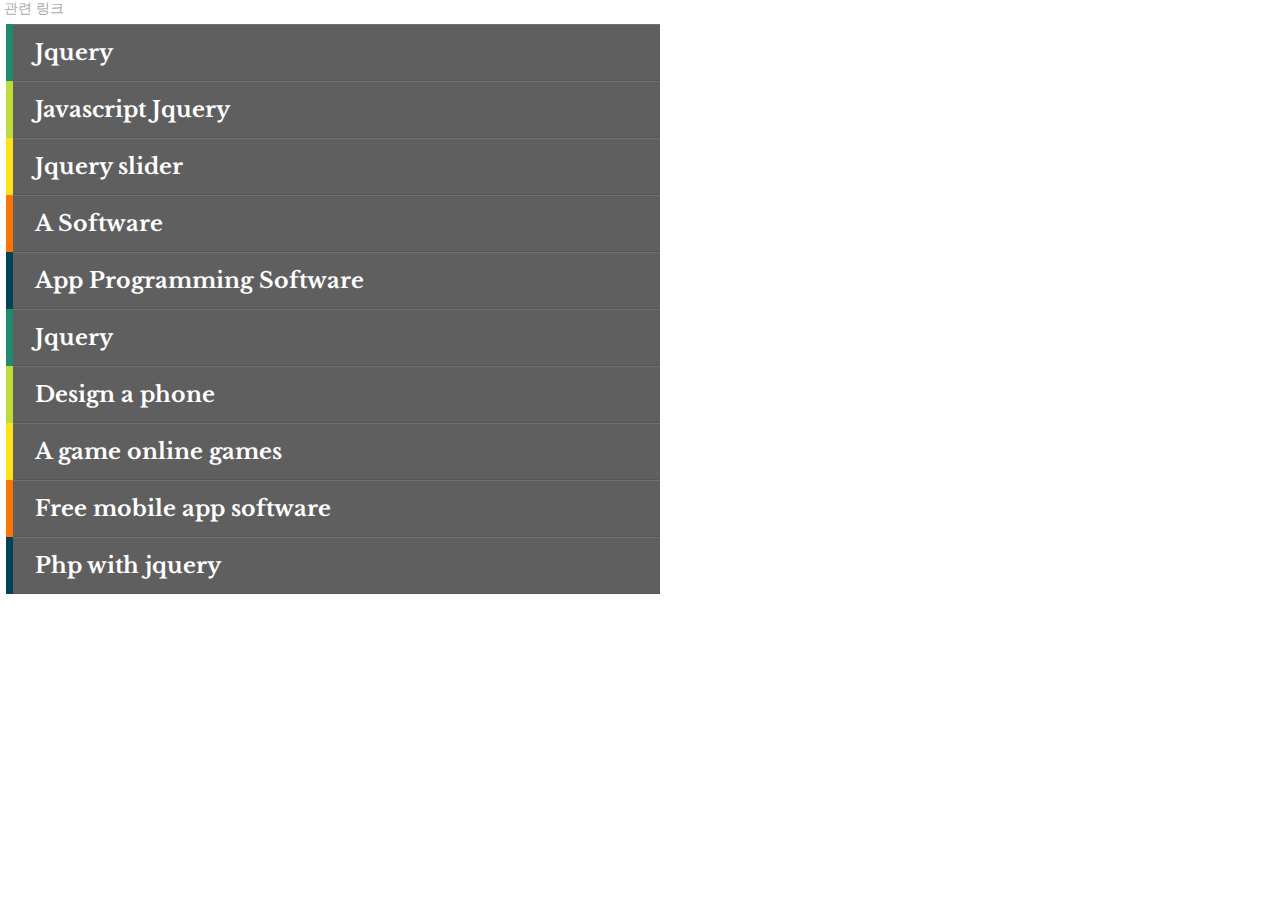
<file: images/jqery.com_files/domainpark.html>
<!DOCTYPE html>
<!-- saved from url=(0547)http://dp.g.doubleclick.net/apps/domainpark/domainpark.cgi?max_radlink_len=40&r=m&fexp=21404&client=dp-teaminternet12_3ph&channel=bucket032%2Cbucket045&hl=ko&adtest=off&type=3&optimize_terms=on&drid=as-drid-2986208149972408&uiopt=true&oe=UTF-8&ie=UTF-8&format=r10%7Cs&adrep=0&num=0&output=caf&domain_name=ww38.cdoe.jqery.com&v=3&adext=as1%2Csr1&bsl=8&u_his=5&u_tz=540&dt=1500794532974&u_w=1440&u_h=900&biw=1440&bih=826&psw=1440&psh=826&frm=0&uio=uv3cs1ff2sa16fa2sl1sr1-wi666st22sa14lt33-&jsv=96100&rurl=http%3A%2F%2Fww38.cdoe.jqery.com%2F#master-1 -->
<html><head><meta http-equiv="Content-Type" content="text/html; charset=UTF-8"><meta name="ROBOTS" content="NOINDEX, NOFOLLOW"><meta name="format-detection" content="telephone=no"><script type="text/javascript" charset="utf-8">window.startTime = (new Date()).getTime();</script></head><body dir="ltr" marginwidth="0" marginheight="0"><div id="adBlock"><h2 id="attrHeader"><span class="lhHeader" id="attribution"><a href="https://www.google.com/adsense/support/bin/request.py?contact=abg_afc&amp;url=http://jqery.com/&amp;hl=ko&amp;client=dp-teaminternet12_3ph&amp;gl=KR" target="_blank">관련 링크</a></span></h2><style>body {color: black; font-family: 'Libre Baskerville',arial, sans-serif; font-size: 12px; width: 666px; padding: 0px; margin: 0px;}body {-webkit-tap-highlight-color: rgba(0,0,0,0); -webkit-tap-highlight-color: transparent;}a {-webkit-tap-highlight-color: initial;}.ad {padding: 2px 0; margin: 0px; word-wrap: break-word;padding-top: 1px; padding-bottom: 2px;}.ad.f {padding-top:2px;}.ad.fr {padding-top:2px;}.ad.l {padding-bottom:2px;}.ad.lr {padding-bottom:2px;}#adBlock b {}.descText, .ctcCO {font-size: 14px;}.sr-div, .sl-table-ol td, .sl-table td, .g_ {font-size: 14px;}.b_ {padding: 4px 4px; position: relative;}.ad span {_width: 99%;}#adBlock {background: #FFFFFF none repeat scroll 0 0; margin: 0; padding: 0;background-color: transparent;}#adBlock h2 {font-size: 14px; font-weight: normal;padding: 0;margin: 0;font-family: arial, sans-serif;}#adBlock span.lhHeader {margin: 3px 4px 0;}#adBlock span.rhHeader {margin: 0 4px; float: right;position: relative; z-index: 1;}#adBlock h2 a, #adBlock h2 {color: #aaaaaa; text-decoration: none;}.d_, .sl-table a, .sl-table-ol a, .g_ a, .nonSfblSitelinksWrapper, .ctcT a {color: #ffffff;}.d_, .ctcT a {font-size: 22px;font-weight: bold;}.d_ {line-height: 33px;text-decoration: none;margin: 0; padding: 0;}h2 a:hover {color: #aaaaaa; text-decoration: none; font-weight: normal; background-color: transparent;}.e_ {color: #4272db; font-style: normal; font-weight: normal;font-size: 16px;text-decoration: none;}.invisible {display: none;}.adStd.oneLine .descText {margin: 0 4px;}.adStd.twoLine .e_ {margin-right: 8px;}.textLink {color: black; text-decoration: none;}.individualLabel {color: #4272db; font-size: 12px; border: 1px solid #4272db; border-radius: 2px; padding: 0 2px; margin-right: 7px; vertical-align: baseline;}.sl-table, .g_ {visibility: hidden; margin-top: 4px;}.sl-table-ol a, .sl-table a, .g_ a {text-decoration: none;}.sl-table-ol td {vertical-align: top; padding: 0px;}.sl-table a:hover, .g_ a:hover, .sl-table-ol a:hover {text-decoration: underline;}.sl-table td {vertical-align: top; padding: 0px;}.sl-right {margin-left: 13px;}.sl-left {margin-left: 12px;}.sl-table, .g_ {line-height: 1.5;}.sitelinks {margin: 0; padding: 0; list-style-type: none; overflow: hidden;}.twoColSitelink {float: left; width: 49%;}.sitelink-spacer {padding-right: 10px;}.sitelink-nowrap {white-space: nowrap; overflow: hidden; text-overflow: ellipsis; text-align: left;}.apareview, .reviewlink {color: #666666;}.reviewlink {text-decoration: none;}.reviewlink:hover {text-decoration: underline;}.sr-div, .sr-rl {color: #666666;}.sr-rl {text-decoration: none;}.sr-rl:hover {text-decoration: underline;}.sr-gt {color: #777777;}.sr-gl {text-decoration: none;}.sr-gl:hover {text-decoration: underline;}.sr-p {padding-right: 62px;}.sr-nsc {display: inline; position: relative;}.sr-star {position: absolute;left: 0px;}.sr-number {color: #F99B00;}a:hover {color: #3faad3;}.ctcLD {color: #676767; font-size: 80%;}.ctcI {width: 10px; height: 10px; margin-right: 1px;}.ctcCOI {width: 16px; height:16px;}.ctcT {margin: 4px 0px 2px;}.ctcT a {text-decoration: none;}.ctcCO {font-weight: bold;}.ctd-tbl {border-collapse: collapse; border-spacing: 0; width: 100%; table-layout: fixed;}.ctd-td-cr {vertical-align: top; padding-right: 12px; padding-left: 6px;}.ctd-itd {width: 45px;}.ctd-i-mini {margin-top: 5px; margin-right: 1px; margin-bottom: 0px; margin-left: 1px; width: 16px; height: 16px;}.ctd-il {width: 45px; height: 45px; display: block; margin: auto;}.ctd-ico {border:none; vertical-align: middle;}.ctd-ico-s {display: inline-block; height: 100%; vertical-align: middle;}.ctd-ico.rc {border-radius:8px;}.ctd-ico.rc-mini {border-radius:4px;}.ctd-rate {color: #8d8d8d; display: inline-block; font-weight: 300; margin-top: 4px; font-size: 10px;}.ctd-rate-bg {background: url(/images/afs/mobile/ctd-small-star-off.png); height: 8px; width: 45px; display: inline-block; vertical-align: top; white-space: nowrap;}.ctd-rate-fg {background: url(/images/afs/mobile/ctd-small-star-on.png) left bottom; height: 8px;}.ctd-rate-txt {display: inline-block; vertical-align: top; white-space: nowrap; margin-top: 1px;}.ctd-rate-txt.inline {margin-left: 4px; margin-right: 4px;}.ctd-usr-ico {background: url(/images/afs/mobile/ctd-person-icon.png); background-position: center; background-repeat: no-repeat; display: inline-block; width: 8px; height: 8px; position: relative; margin-left:2px; margin-right:4px;}.adIcon {visibility: visible; width: 17px; height: 12px; border: none;float: left; margin-left: 0px; margin-right: 17px; margin-top: 11px; margin-bottom: 0px;}.adD, .b_ {display: block; overflow: hidden;}.location {color: #666666;font-size: 14px;}.ea_ {color: #666666;}.radlinkC {padding: 1px 4px;}.col {text-align:left;vertical-align: top;}#adBlock h2 {text-align: left;}.raiDiv {margin-bottom: 20px;}.raiImg {margin-right: 5px; margin-top: 10px; margin-bottom: 0px; border: 1px solid #CCCCCC;}.nowrap {white-space: nowrap;}.jfkButtonText {margin: 0 4px;}.jfkButtonImage {vertical-align: middle;}.button {text-align: center; margin-top: 0;}.svgButton {vertical-align: middle; fill: #ffffff; height: 20px; width: 20px;}.t_ {line-height: 40px;}.pa_ {margin-left: 16px; color: #ffffff; text-decoration: none;}.p_ {padding-top: 2px;}.nonSfblSitelinksWrapper {margin-top: 4px;margin-left: 12px;max-width: 450px;}.sitelinksTruncatedNarrow, .sitelinksTruncatedWide {font-size: 14px;text-decoration: none; line-height: 1.5; color: #ffffff;margin-top: 0px;word-wrap: normal;}.sitelinksTruncatedWide {}.q_ {overflow: hidden; height: 1.5em; text-overflow: ellipsis; line-height: 1.5em; word-wrap: normal;font-size: 14px;}.ga_ {white-space: nowrap;}.ud_ {display: inline-block; margin: 0 3px; cursor: pointer; color: #4272db; font-size: 12px; vertical-align: 12%;}.vd_ {display: inline; margin-top: 5px; float: right; position: relative; font-size: 14px;}.wd_ {display: block; background-color: #c7c7c7; height: 1.2em; width: 1.2em; font-size: 0.8em; border-radius: 50%; text-align: center; font-weight: bold; color: white;}.td_ {display: none; position: absolute; background-color: #fff; border: 1px solid rgb(220,220,220); border: 1px solid rgba(0,0,0,0.2); font-size: 12px; color: #666; padding: 5px; white-space: nowrap; text-decoration: none; z-index: 1;}.ha_ {font-size: 16px;}.ia_ {white-space: nowrap;}.ja_ {display: inline-block;}.r_ {overflow: hidden; height: 1.5em; text-overflow: ellipsis; line-height: 1.5em; word-wrap: normal;font-size: 14px;}.ka_, .la_ {display: inline-block; white-space: nowrap;}.w_ {overflow: hidden; height: 1.5em; text-overflow: ellipsis; line-height: 1.5em; word-wrap: normal;font-size: 14px;color: #666;}.ma_, .na_, .oa_ {white-space: nowrap; text-decoration: none;}.oa_ {color: #666;}.ma_ {display: inline-block;}.oa_:hover {text-decoration: underline;}.priceExtension-Link {text-decoration: none;}.ba_ .id_ {color: #808080;}.jd_ {overflow: hidden; line-height: 1.2em; margin-top: 2px; height: 3.6em;}.ca_ {border-left: 1px solid #EEE; box-sizing: border-box; display: inline-block; outline: none; padding: 0 16px; vertical-align: top;}.ca_:first-child {border-left: 0;}.sfblAd .ca_:first-child {padding-left: 0px;}.jd_ .pe-qual, .jd_ .id_ {color: #545454;}.jd_ .pe-amount, .jd_ .pe-unit {font-weight: bold; color: #333;}</style><style>@import url(//fonts.googleapis.com/css?family=Libre+Baskerville:400,700);.imoAd {display: block; margin-top: 20px; border: 0;}.imoAd.imoAdMobile {margin-top: 0;}.eb_ {padding: 0.5em;}.fb_ {border-left: 7px solid transparent;}.gb_ {display: inline-block; height: 18px; width: 18px; margin-right: 5px;}.hb_ {height: 100%; width: 100%;}.d_.popstripeRs {display: block; position: relative; text-decoration: none; padding: 0.5em 1em; border: 0; margin: 0; border-top: 1px solid #6F6F6F; border-bottom: 1px solid #565656; background-color: #5F5F5F; color: white;}.d_.popstripeRs:hover {border-top: 1px solid #565656; background-color: #565656; text-decoration: underline;}.ib_ {position: absolute; top: 0px;right: 0.5em; background-position: center right; background-repeat: no-repeat; background-size: auto 1em; height: 100%; width: 25%;}.jb_ {font-size: 17px;}</style><style>.aicon {background-color: rgb(229,229,229); background: -moz-linear-gradient(top, #e5e5e5 0%, #b7b7b7 100%); background: -webkit-gradient(linear, left top, left bottom, color-stop(0%,#e5e5e5), color-stop(100%,#b7b7b7)); background: -webkit-linear-gradient(top, #e5e5e5 0%,#b7b7b7 100%); background: -o-linear-gradient(top, #e5e5e5 0%,#b7b7b7 100%); background: -ms-linear-gradient(top, #e5e5e5 0%,#b7b7b7 100%); background: linear-gradient(to bottom, #e5e5e5 0%,#b7b7b7 100%); filter: progid:DXImageTransform.Microsoft.gradient(startColorstr='#e5e5e5', endColorstr='#b7b7b7', GradientType=0); border-radius: 2px; border: 1px solid #a0a0a0; height: 38px; width: 38px;}.aicon:active {background-color: #909090; background: #909090;}.aiconi {border-width: 0; display: block; height: 28px; width: 28px; padding: 5px;}.nesBorder {margin-left: 0; border: 1px solid #a0a0a0;}.nesWrapper {margin-right: 60px;}.aicon {position: absolute; top: 0px; bottom: 0px; right: 8px; margin: auto;}</style><div style="display: none;" id="_googAFS_unknown_pubId"></div><div class="eb_"><div class="fb_" style="border-left-color: #1F8A70"><a href="http://ww38.cdoe.jqery.com/?ts=[base64]%3D&amp;query=Jquery&amp;afdToken=[base64]" class="d_ popstripeRs" data-notrack="true" target="_top"><span dir="ltr">Jquery</span>‎<div class="ib_" style="background-image: url(http://afs.googleusercontent.com/dp-teaminternet/arr_3faad3.png)"></div></a></div><div class="fb_" style="border-left-color: #BEDB39"><a href="http://ww38.cdoe.jqery.com/?ts=[base64]%3D&amp;query=Javascript%20Jquery&amp;afdToken=[base64]" class="d_ popstripeRs" data-notrack="true" target="_top"><span dir="ltr">Javascript Jquery</span>‎<div class="ib_" style="background-image: url(http://afs.googleusercontent.com/dp-teaminternet/arr_3faad3.png)"></div></a></div><div class="fb_" style="border-left-color: #FFE11A"><a href="http://ww38.cdoe.jqery.com/?ts=[base64]%3D&amp;query=Jquery%20slider&amp;afdToken=[base64]" class="d_ popstripeRs" data-notrack="true" target="_top"><span dir="ltr">Jquery slider</span>‎<div class="ib_" style="background-image: url(http://afs.googleusercontent.com/dp-teaminternet/arr_3faad3.png)"></div></a></div><div class="fb_" style="border-left-color: #FD7400"><a href="http://ww38.cdoe.jqery.com/?ts=[base64]%3D&amp;query=A%20Software&amp;afdToken=[base64]" class="d_ popstripeRs" data-notrack="true" target="_top"><span dir="ltr">A Software</span>‎<div class="ib_" style="background-image: url(http://afs.googleusercontent.com/dp-teaminternet/arr_3faad3.png)"></div></a></div><div class="fb_" style="border-left-color: #004358"><a href="http://ww38.cdoe.jqery.com/?ts=[base64]%3D&amp;query=App%20Programming%20Software&amp;afdToken=[base64]" class="d_ popstripeRs" data-notrack="true" target="_top"><span dir="ltr">App Programming Software</span>‎<div class="ib_" style="background-image: url(http://afs.googleusercontent.com/dp-teaminternet/arr_3faad3.png)"></div></a></div><div class="fb_" style="border-left-color: #1F8A70"><a href="http://ww38.cdoe.jqery.com/?ts=[base64]%3D&amp;query=Jquery&amp;afdToken=[base64]" class="d_ popstripeRs" data-notrack="true" target="_top"><span dir="ltr">Jquery</span>‎<div class="ib_" style="background-image: url(http://afs.googleusercontent.com/dp-teaminternet/arr_3faad3.png)"></div></a></div><div class="fb_" style="border-left-color: #BEDB39"><a href="http://ww38.cdoe.jqery.com/?ts=[base64]%3D&amp;query=Design%20a%20phone&amp;afdToken=[base64]" class="d_ popstripeRs" data-notrack="true" target="_top"><span dir="ltr">Design a phone</span>‎<div class="ib_" style="background-image: url(http://afs.googleusercontent.com/dp-teaminternet/arr_3faad3.png)"></div></a></div><div class="fb_" style="border-left-color: #FFE11A"><a href="http://ww38.cdoe.jqery.com/?ts=[base64]%3D&amp;query=A%20game%20online%20games&amp;afdToken=[base64]" class="d_ popstripeRs" data-notrack="true" target="_top"><span dir="ltr">A game online games</span>‎<div class="ib_" style="background-image: url(http://afs.googleusercontent.com/dp-teaminternet/arr_3faad3.png)"></div></a></div><div class="fb_" style="border-left-color: #FD7400"><a href="http://ww38.cdoe.jqery.com/?ts=[base64]%3D&amp;query=Free%20mobile%20app%20software&amp;afdToken=[base64]" class="d_ popstripeRs" data-notrack="true" target="_top"><span dir="ltr">Free mobile app software</span>‎<div class="ib_" style="background-image: url(http://afs.googleusercontent.com/dp-teaminternet/arr_3faad3.png)"></div></a></div><div class="fb_" style="border-left-color: #004358"><a href="http://ww38.cdoe.jqery.com/?ts=[base64]%3D&amp;query=Php%20with%20jquery&amp;afdToken=[base64]" class="d_ popstripeRs" data-notrack="true" target="_top"><span dir="ltr">Php with jquery</span>‎<div class="ib_" style="background-image: url(http://afs.googleusercontent.com/dp-teaminternet/arr_3faad3.png)"></div></a></div></div></div><script type="text/javascript">
        function populate(el) { var adBlock = document.getElementById("adBlock");adBlock.innerHTML += el;}
        var caps_ = {
"clicktracking": true, "customAdIcons": true, "isLtr": true, "isRtl": false, "isDesktop": true, "nessieIcon": true, "nessieIconType": "arrowbox", "nessieIconLocation": "rightcenter", "popstripeRs": "#1F8A70,#BEDB39,#FFE11A,#FD7400,#004358", "sellerFirstBoxLeft": true
};
        var IS_GOOGLE_AFS_IFRAME_ = true;
        var ad_json = {
          "ads": [],
          "ias": [],
          "rss": [{
            "t": "Jquery",
            "tr": {
              "c": "Jquery",
              "rtl": false
            },
            "afdt": "[base64]",
            "fn": "master",
            "sls": []},{
            "t": "Javascript Jquery",
            "tr": {
              "c": "Javascript Jquery",
              "rtl": false
            },
            "afdt": "[base64]",
            "fn": "master",
            "sls": []},{
            "t": "Jquery slider",
            "tr": {
              "c": "Jquery slider",
              "rtl": false
            },
            "afdt": "[base64]",
            "fn": "master",
            "sls": []},{
            "t": "A Software",
            "tr": {
              "c": "A Software",
              "rtl": false
            },
            "afdt": "[base64]",
            "fn": "master",
            "sls": []},{
            "t": "App Programming Software",
            "tr": {
              "c": "App Programming Software",
              "rtl": false
            },
            "afdt": "[base64]",
            "fn": "master",
            "sls": []},{
            "t": "Jquery",
            "tr": {
              "c": "Jquery",
              "rtl": false
            },
            "afdt": "[base64]",
            "fn": "master",
            "sls": []},{
            "t": "Design a phone",
            "tr": {
              "c": "Design a phone",
              "rtl": false
            },
            "afdt": "[base64]",
            "fn": "master",
            "sls": []},{
            "t": "A game online games",
            "tr": {
              "c": "A game online games",
              "rtl": false
            },
            "afdt": "[base64]",
            "fn": "master",
            "sls": []},{
            "t": "Free mobile app software",
            "tr": {
              "c": "Free mobile app software",
              "rtl": false
            },
            "afdt": "[base64]",
            "fn": "master",
            "sls": []},{
            "t": "Php with jquery",
            "tr": {
              "c": "Php with jquery",
              "rtl": false
            },
            "afdt": "[base64]",
            "fn": "master",
            "sls": []}],
          "sbs": [{
            "fn": "slave-1",
            "afdt": "[base64]",
            "label": "검색 광고",
            "sls": []}],
          "attr":{"t":"스폰서 목록","u":"https://www.google.com/adsense/support/bin/request.py?contact=abg_afc&url=http://jqery.com/&hl=ko&client=dp-teaminternet12_3ph&gl=KR",
            "alt_t":{
              "Ads":"광고",
              "Sponsored Listings":"스폰서 목록"
            }
          },
          "rs_attr":{"t":"관련 링크","u":"https://www.google.com/adsense/support/bin/request.py?contact=abg_afc&url=http://jqery.com/&hl=ko&client=dp-teaminternet12_3ph&gl=KR"}
        };
        var status_ = {
          "feed": "afc"
        };
      </script><script src="./caf.js" type="text/javascript"> </script>
</body></html>
</file>
<file: css/style.css>
@import url('https://fonts.googleapis.com/css?family=Open+Sans:400,600');
@import "reset.css";
@import "global.css";
@import "login.css";
@import "footer.css";
@import "navigation.css";
@import "explore.css";
@import "feed.css";
@import "image-detail.css";
@import "profile.css";
@import "edit-profile.css";
@import "mobile.css";
</file>
